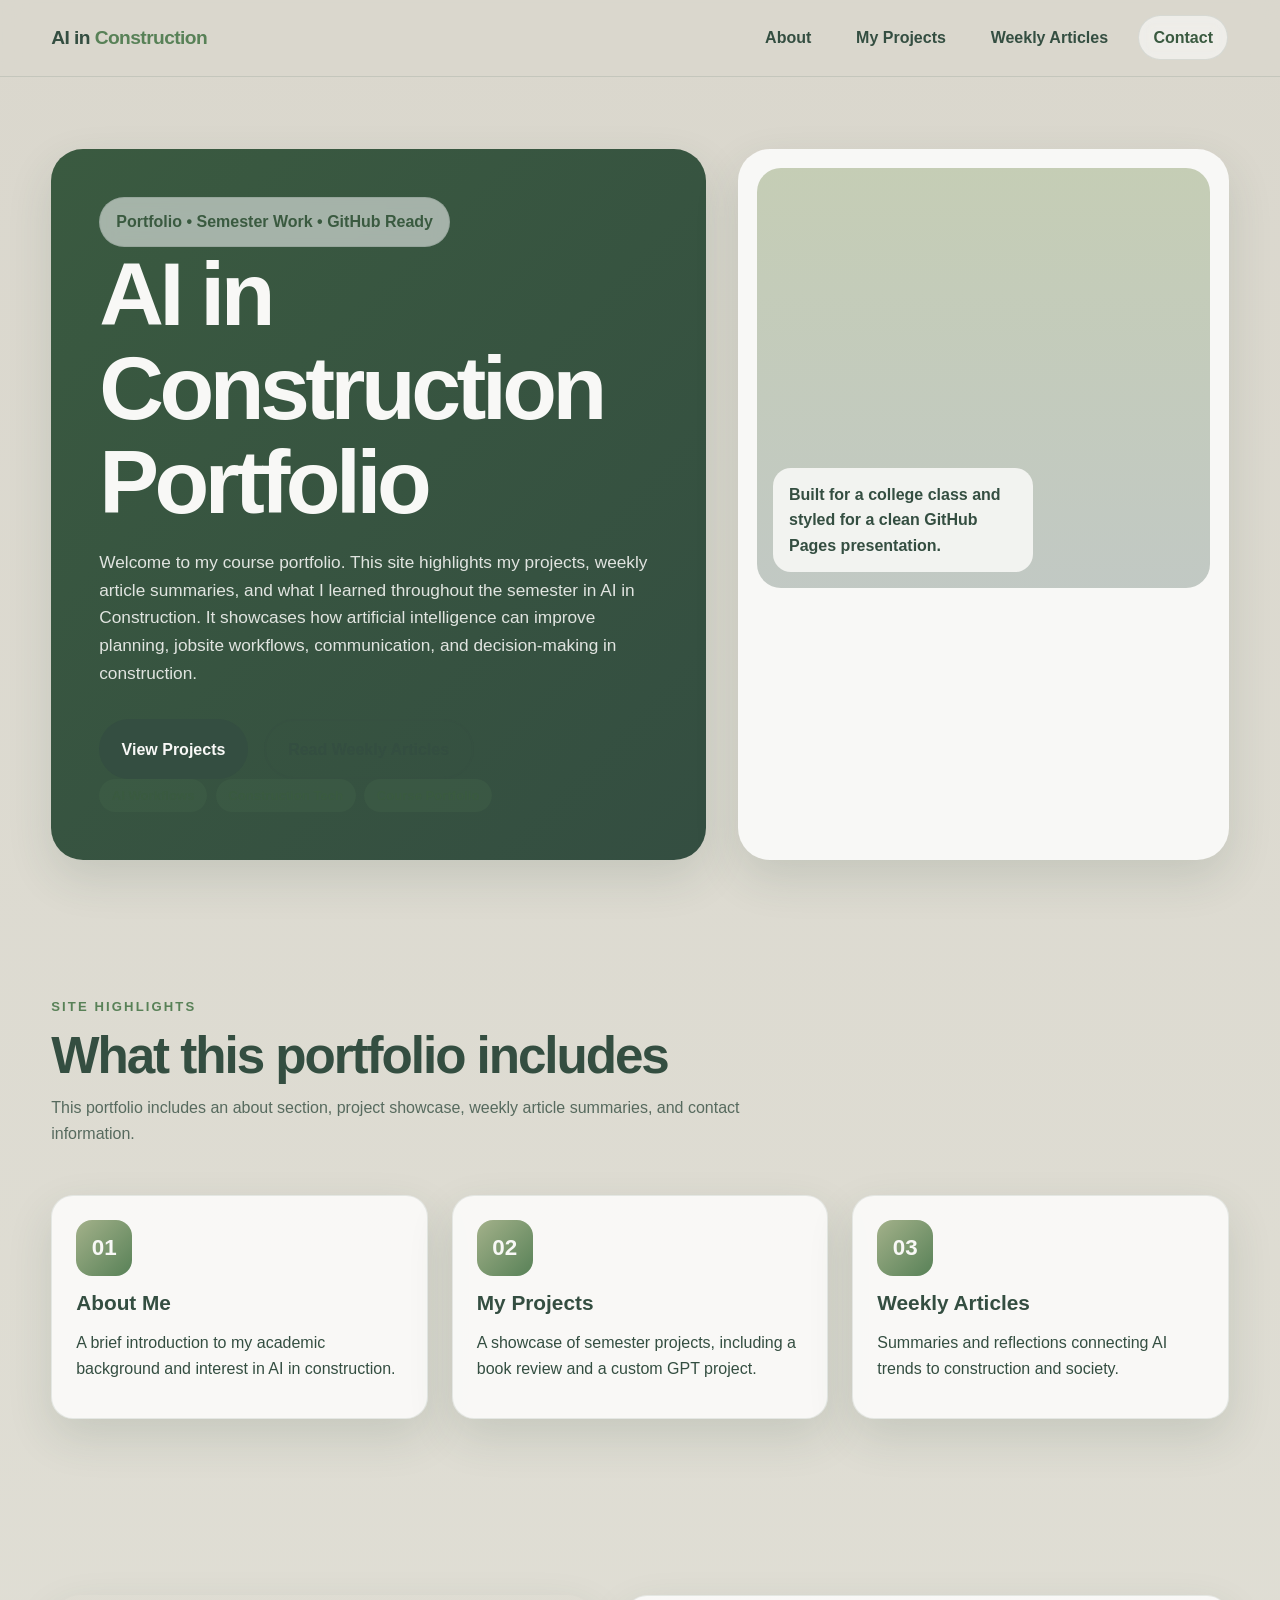
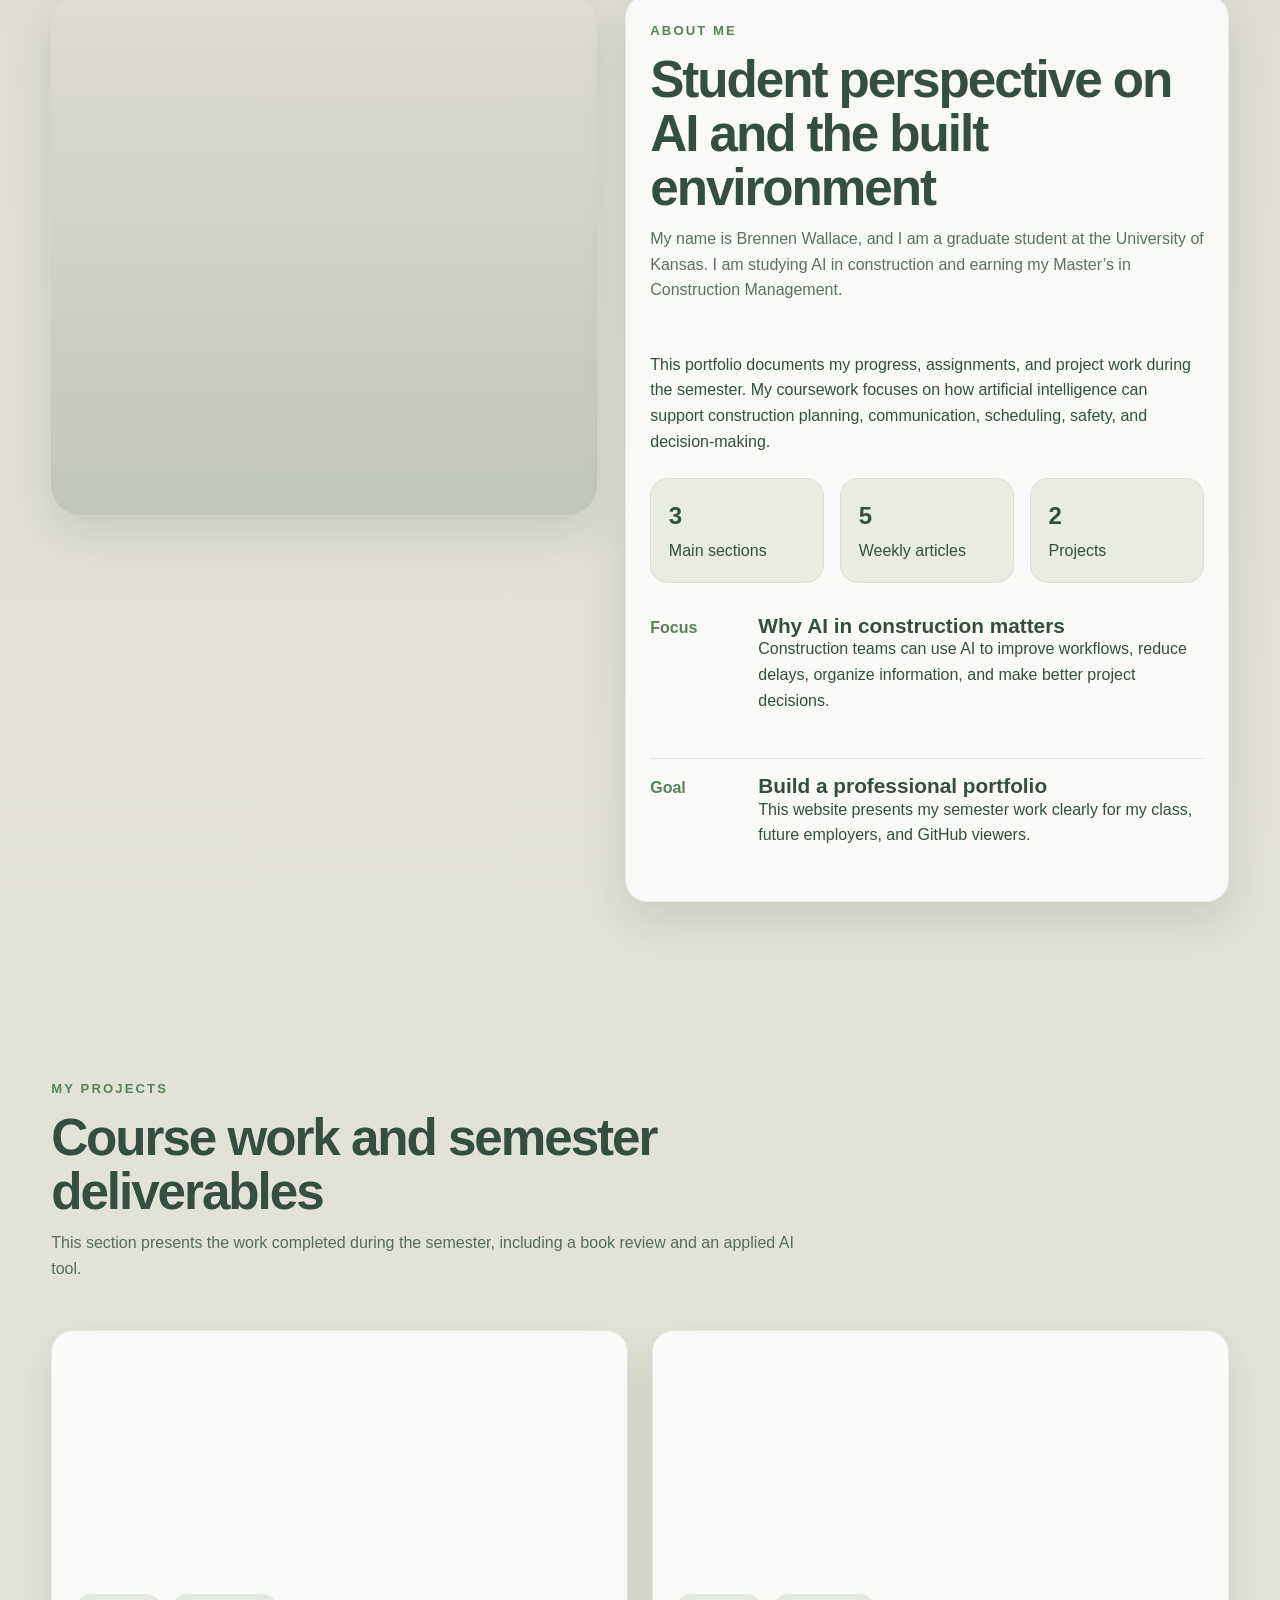
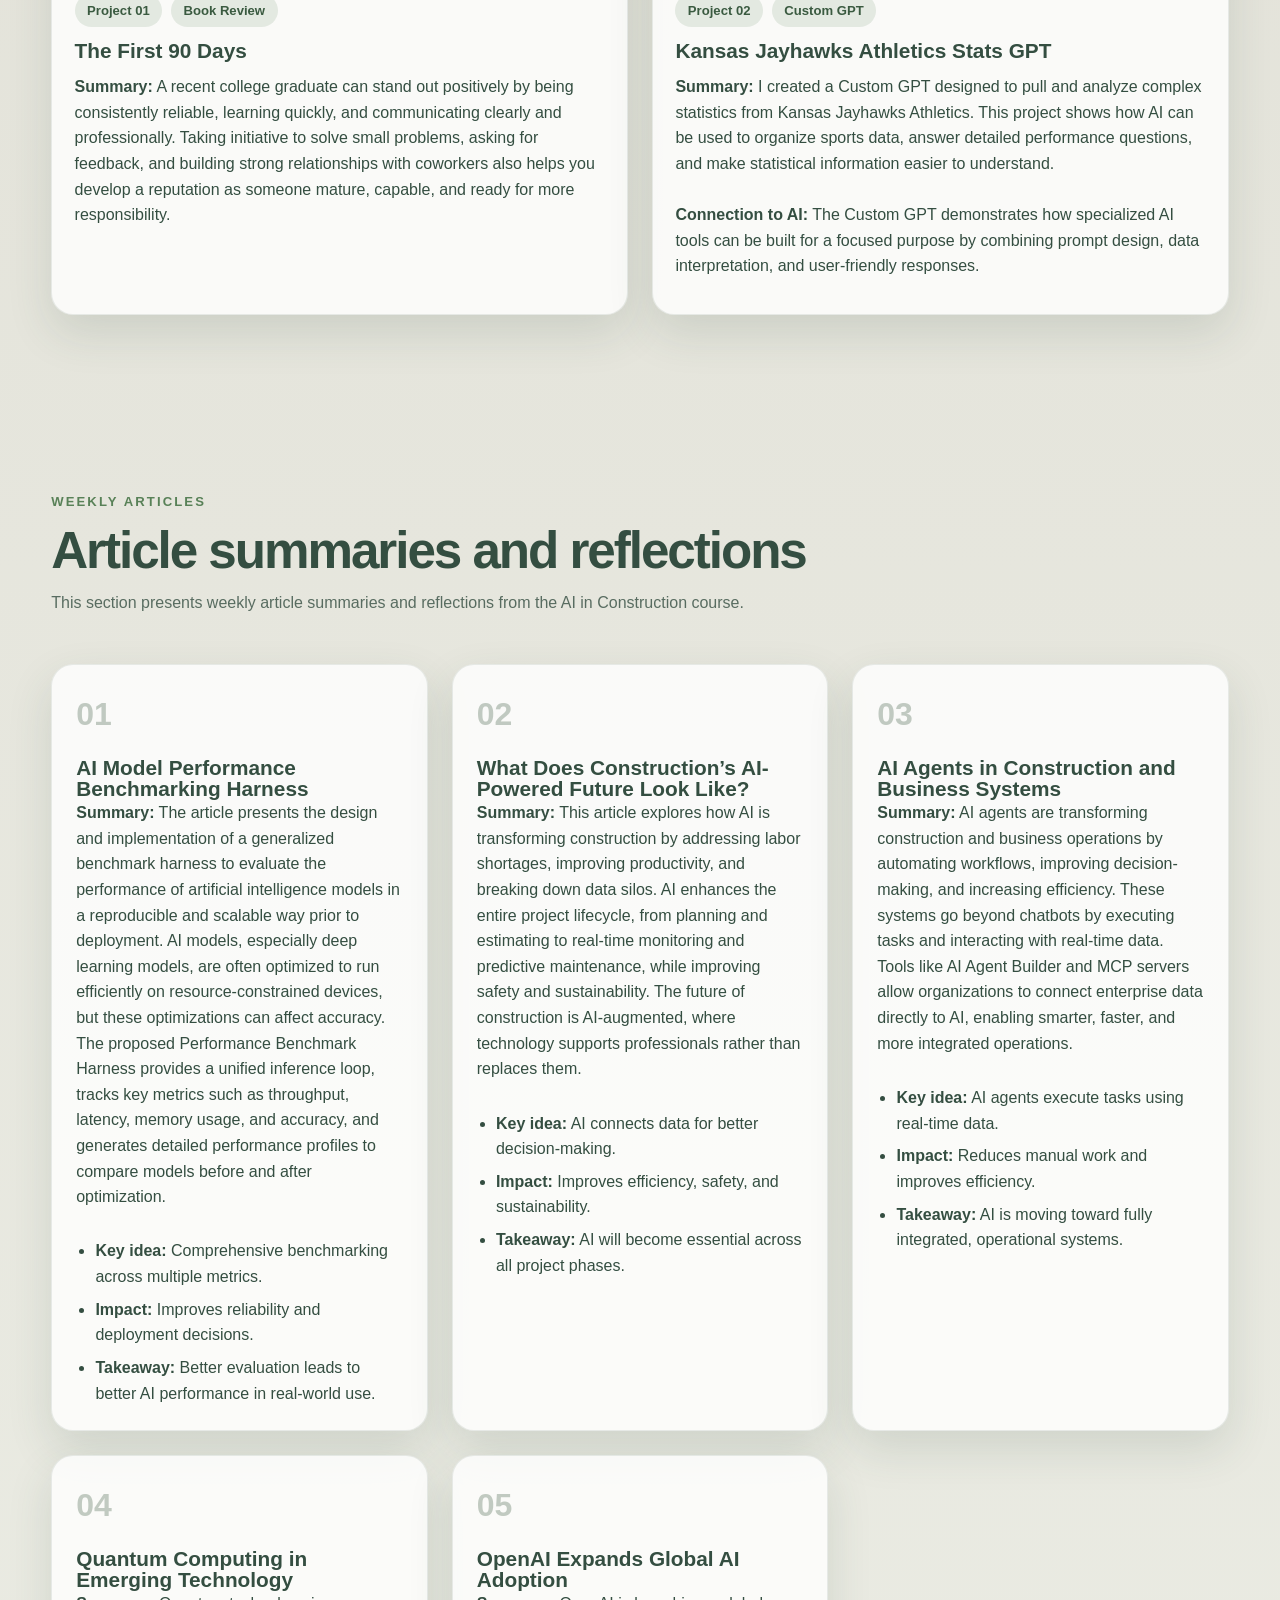
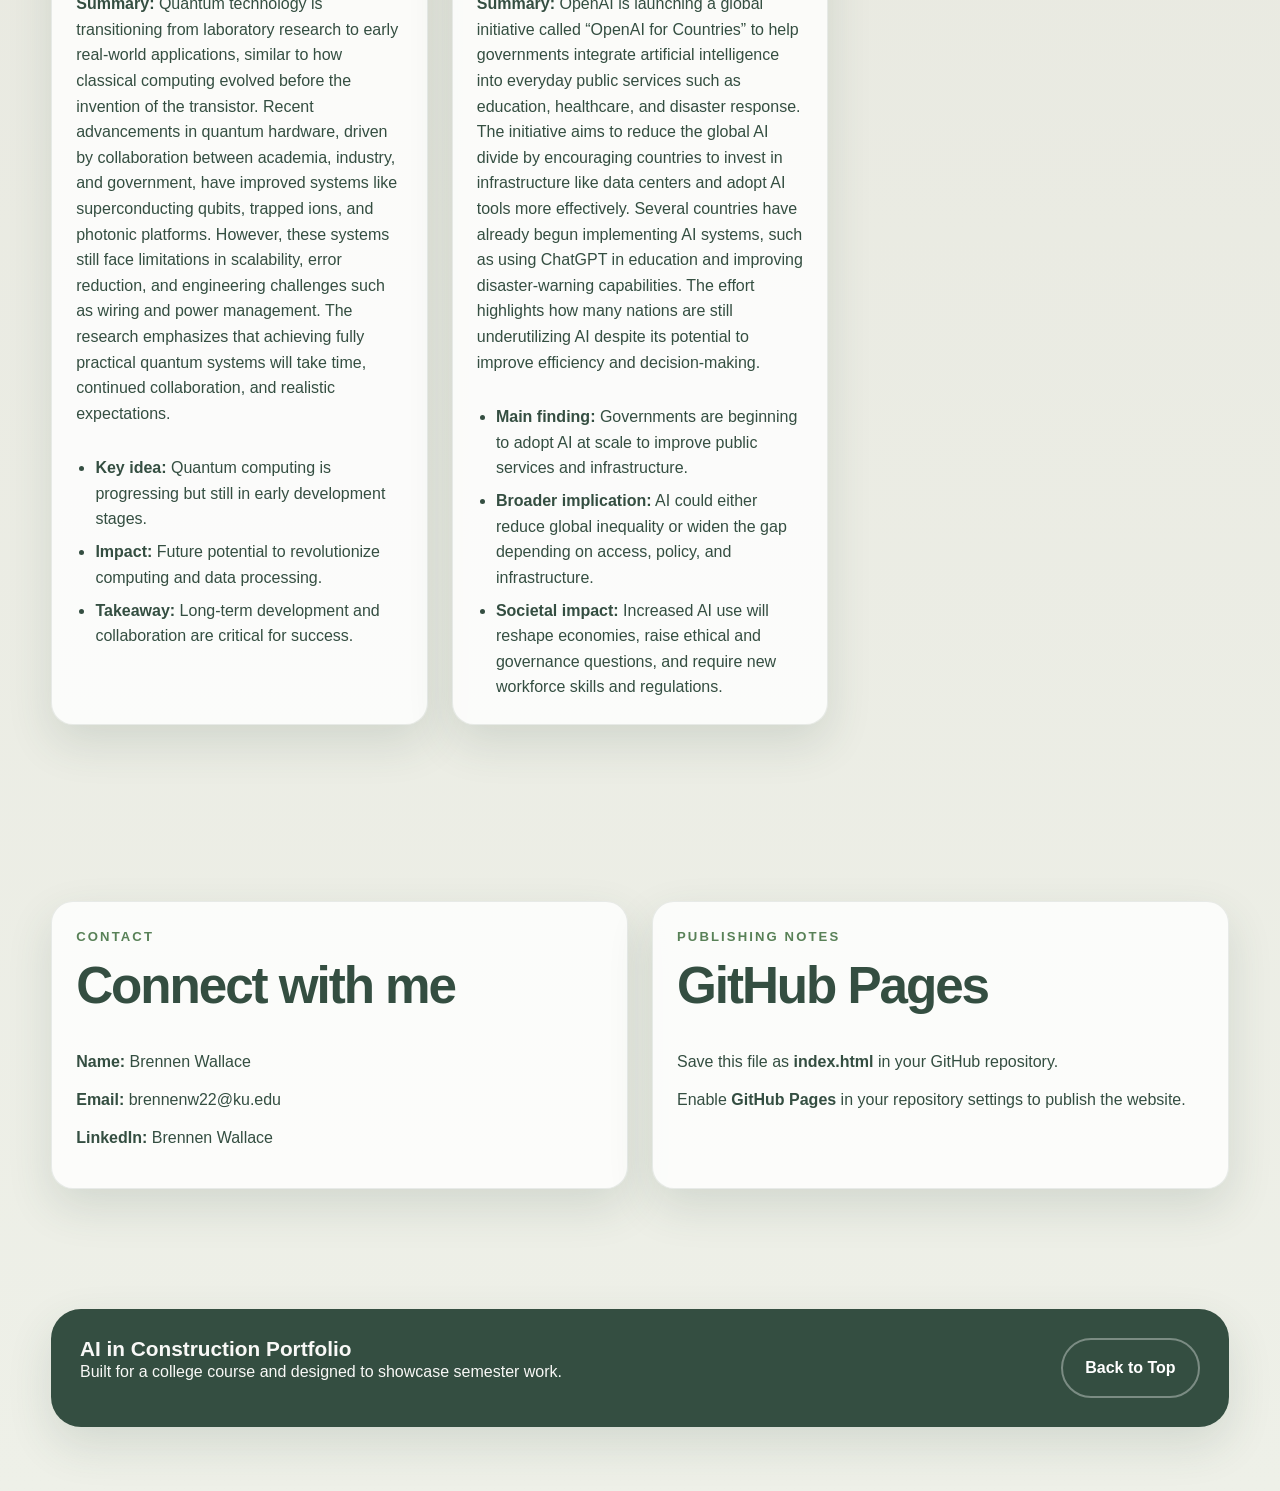
<file: index.html>
<!DOCTYPE html>
<html lang="en">
<head>
  <meta charset="UTF-8" />
  <meta name="viewport" content="width=device-width, initial-scale=1.0" />
  <title>AI in Construction Portfolio</title>
  <style>
    :root {
      --dust-grey: #dad7cd;
      --dry-sage: #a3b18a;
      --fern: #588157;
      --hunter-green: #3a5a40;
      --pine-teal: #344e41;
      --white: #f8f8f6;
      --shadow: 0 18px 45px rgba(52, 78, 65, 0.14);
      --radius: 22px;
      --max-width: 1180px;
    }

    * {
      box-sizing: border-box;
      margin: 0;
      padding: 0;
    }

    html {
      scroll-behavior: smooth;
    }

    body {
      font-family: Arial, Helvetica, sans-serif;
      background: linear-gradient(180deg, var(--dust-grey) 0%, #eef0e8 100%);
      color: var(--pine-teal);
      line-height: 1.6;
    }

    a {
      color: inherit;
      text-decoration: none;
    }

    .container {
      width: min(92%, var(--max-width));
      margin: 0 auto;
    }

    .section {
      padding: 5.5rem 0;
    }

    .section-heading {
      display: flex;
      flex-direction: column;
      gap: 0.75rem;
      margin-bottom: 2.25rem;
      max-width: 760px;
    }

    .eyebrow {
      color: var(--fern);
      text-transform: uppercase;
      letter-spacing: 0.16em;
      font-size: 0.82rem;
      font-weight: 700;
    }

    h1, h2, h3 {
      line-height: 1.05;
    }

    h1 {
      font-size: clamp(2.8rem, 7vw, 5.7rem);
      font-weight: 800;
      letter-spacing: -0.05em;
    }

    h2 {
      font-size: clamp(2rem, 4vw, 3.2rem);
      font-weight: 800;
      letter-spacing: -0.04em;
    }

    h3 {
      font-size: 1.3rem;
      font-weight: 800;
    }

    p {
      font-size: 1rem;
      margin-bottom: 0.8rem;
    }

    .muted {
      color: rgba(52, 78, 65, 0.8);
    }

    .pill {
      display: inline-flex;
      align-items: center;
      gap: 0.5rem;
      padding: 0.7rem 1rem;
      border-radius: 999px;
      background: rgba(255, 255, 255, 0.55);
      border: 1px solid rgba(52, 78, 65, 0.12);
      font-weight: 700;
      color: var(--hunter-green);
      backdrop-filter: blur(8px);
    }

    .btn {
      display: inline-flex;
      align-items: center;
      justify-content: center;
      padding: 0.95rem 1.4rem;
      border-radius: 999px;
      border: none;
      cursor: pointer;
      font-weight: 700;
      transition: transform 0.25s ease, box-shadow 0.25s ease, background 0.25s ease;
    }

    .btn:hover {
      transform: translateY(-2px);
      box-shadow: var(--shadow);
    }

    .btn-primary {
      background: var(--pine-teal);
      color: var(--white);
    }

    .btn-secondary {
      background: transparent;
      color: var(--pine-teal);
      border: 2px solid rgba(52, 78, 65, 0.25);
    }

    .site-header {
      position: sticky;
      top: 0;
      z-index: 20;
      background: rgba(218, 215, 205, 0.82);
      backdrop-filter: blur(14px);
      border-bottom: 1px solid rgba(52, 78, 65, 0.12);
    }

    .nav {
      display: flex;
      align-items: center;
      justify-content: space-between;
      gap: 1rem;
      min-height: 76px;
    }

    .brand {
      font-size: 1.2rem;
      font-weight: 900;
      letter-spacing: -0.03em;
    }

    .brand span {
      color: var(--fern);
    }

    .nav-links {
      display: flex;
      align-items: center;
      gap: 1rem;
      flex-wrap: wrap;
    }

    .nav-links a {
      font-weight: 700;
      padding: 0.55rem 0.9rem;
      border-radius: 999px;
    }

    .nav-links a:hover,
    .nav-links a:focus {
      background: rgba(88, 129, 87, 0.12);
      outline: none;
    }

    .hero {
      padding: 4.5rem 0 3rem;
    }

    .hero-grid {
      display: grid;
      grid-template-columns: 1.2fr 0.9fr;
      gap: 2rem;
      align-items: stretch;
    }

    .hero-copy,
    .hero-card {
      border-radius: 32px;
      overflow: hidden;
      box-shadow: var(--shadow);
    }

    .hero-copy {
      background: linear-gradient(135deg, var(--hunter-green), var(--pine-teal));
      color: var(--white);
      padding: 3rem;
      display: flex;
      flex-direction: column;
      justify-content: space-between;
      min-height: 540px;
    }

    .hero-copy p {
      max-width: 42rem;
      margin-top: 1.25rem;
      color: rgba(248, 248, 246, 0.88);
      font-size: 1.08rem;
    }

    .hero-actions {
      display: flex;
      flex-wrap: wrap;
      gap: 1rem;
      margin-top: 2rem;
    }

    .hero-card {
      background: var(--white);
      padding: 1.2rem;
      display: flex;
      flex-direction: column;
      gap: 1rem;
    }

    .hero-image {
      min-height: 420px;
      background: linear-gradient(180deg, rgba(163, 177, 138, 0.6), rgba(52, 78, 65, 0.28)),
        url('https://images.unsplash.com/photo-1504307651254-35680f356dfd?auto=format&fit=crop&w=1200&q=80') center/cover;
      border-radius: 24px;
      position: relative;
    }

    .hero-note {
      position: absolute;
      left: 1rem;
      bottom: 1rem;
      background: rgba(248, 248, 246, 0.9);
      color: var(--pine-teal);
      padding: 0.85rem 1rem;
      border-radius: 18px;
      font-weight: 700;
      max-width: 260px;
    }

    .benefits-grid,
    .projects-grid,
    .articles-grid,
    .contact-grid {
      display: grid;
      gap: 1.5rem;
    }

    .benefits-grid {
      grid-template-columns: repeat(3, 1fr);
    }

    .projects-grid {
      grid-template-columns: repeat(2, 1fr);
    }

    .articles-grid {
      grid-template-columns: repeat(3, 1fr);
    }

    .card {
      background: rgba(255, 255, 255, 0.8);
      border: 1px solid rgba(52, 78, 65, 0.1);
      border-radius: var(--radius);
      padding: 1.5rem;
      box-shadow: var(--shadow);
    }

    .feature-card {
      min-height: 220px;
      display: flex;
      flex-direction: column;
      gap: 1rem;
    }

    .feature-icon {
      width: 56px;
      height: 56px;
      border-radius: 16px;
      display: grid;
      place-items: center;
      background: linear-gradient(135deg, var(--dry-sage), var(--fern));
      color: var(--white);
      font-size: 1.4rem;
      font-weight: 900;
    }

    .about-grid {
      display: grid;
      grid-template-columns: 0.95fr 1.05fr;
      gap: 1.75rem;
      align-items: start;
    }

    .about-photo {
      min-height: 520px;
      background: linear-gradient(180deg, rgba(218, 215, 205, 0.12), rgba(52, 78, 65, 0.18)),
        url('https://images.unsplash.com/photo-1517048676732-d65bc937f952?auto=format&fit=crop&w=1200&q=80') center/cover;
      border-radius: 30px;
      box-shadow: var(--shadow);
    }

    .stats-grid {
      display: grid;
      grid-template-columns: repeat(3, 1fr);
      gap: 1rem;
      margin-top: 1.5rem;
    }

    .stat-box {
      background: rgba(163, 177, 138, 0.18);
      padding: 1.1rem;
      border-radius: 18px;
      border: 1px solid rgba(52, 78, 65, 0.08);
    }

    .stat-box strong {
      display: block;
      font-size: 1.5rem;
      margin-bottom: 0.2rem;
    }

    .timeline {
      margin-top: 2rem;
      display: grid;
      gap: 1rem;
    }

    .timeline-item {
      display: grid;
      grid-template-columns: 92px 1fr;
      gap: 1rem;
      align-items: start;
      padding: 1rem 0;
      border-top: 1px solid rgba(52, 78, 65, 0.12);
    }

    .timeline-item:first-child {
      border-top: none;
      padding-top: 0;
    }

    .timeline-week {
      font-weight: 800;
      color: var(--fern);
    }

    .project-card {
      padding: 0;
      overflow: hidden;
    }

    .project-image {
      height: 240px;
      background-size: cover;
      background-position: center;
    }

    .project-one {
      background-image: url('https://images.unsplash.com/photo-1541888946425-d81bb19240f5?auto=format&fit=crop&w=1200&q=80');
    }

    .project-two {
      background-image: url('https://images.unsplash.com/photo-1503387762-592deb58ef4e?auto=format&fit=crop&w=1200&q=80');
    }

    .project-content {
      padding: 1.4rem;
      display: flex;
      flex-direction: column;
      gap: 0.8rem;
    }

    .tag-row {
      display: flex;
      flex-wrap: wrap;
      gap: 0.55rem;
    }

    .tag {
      padding: 0.38rem 0.78rem;
      border-radius: 999px;
      font-size: 0.82rem;
      font-weight: 700;
      background: rgba(88, 129, 87, 0.14);
      color: var(--hunter-green);
    }

    .article-card {
      display: flex;
      flex-direction: column;
      gap: 1rem;
      min-height: 320px;
    }

    .article-number {
      font-size: 2rem;
      font-weight: 900;
      color: rgba(58, 90, 64, 0.3);
    }

    .article-card ul {
      padding-left: 1.2rem;
    }

    .article-card li + li {
      margin-top: 0.45rem;
    }

    .contact-grid {
      grid-template-columns: 1fr 1fr;
      align-items: stretch;
    }

    .footer {
      padding: 2rem 0 4rem;
    }

    .footer-card {
      background: var(--pine-teal);
      color: var(--white);
      border-radius: 30px;
      padding: 1.8rem;
      display: flex;
      align-items: center;
      justify-content: space-between;
      gap: 1rem;
      box-shadow: var(--shadow);
      flex-wrap: wrap;
    }

    @media (max-width: 1040px) {
      .hero-grid,
      .about-grid,
      .contact-grid {
        grid-template-columns: 1fr;
      }

      .benefits-grid,
      .projects-grid,
      .articles-grid {
        grid-template-columns: repeat(2, 1fr);
      }
    }

    @media (max-width: 720px) {
      .nav {
        align-items: flex-start;
        flex-direction: column;
        padding: 1rem 0;
      }

      .nav-links {
        width: 100%;
      }

      .hero-copy {
        padding: 2rem;
        min-height: auto;
      }

      .benefits-grid,
      .projects-grid,
      .articles-grid,
      .stats-grid {
        grid-template-columns: 1fr;
      }

      .timeline-item {
        grid-template-columns: 1fr;
      }

      .section {
        padding: 4.3rem 0;
      }
    }
  </style>
</head>
<body>
  <header class="site-header">
    <div class="container nav">
      <a href="#home" class="brand">AI in <span>Construction</span></a>
      <nav class="nav-links" aria-label="Primary navigation">
        <a href="#about">About</a>
        <a href="#projects">My Projects</a>
        <a href="#articles">Weekly Articles</a>
        <a href="#contact" class="pill">Contact</a>
      </nav>
    </div>
  </header>

  <main>
    <section id="home" class="hero">
      <div class="container hero-grid">
        <div class="hero-copy">
          <div>
            <span class="pill">Portfolio • Semester Work • GitHub Ready</span>
            <h1>AI in Construction Portfolio</h1>
            <p>
              Welcome to my course portfolio. This site highlights my projects, weekly article summaries,
              and what I learned throughout the semester in AI in Construction. It showcases how artificial
              intelligence can improve planning, jobsite workflows, communication, and decision-making in construction.
            </p>
            <div class="hero-actions">
              <a class="btn btn-primary" href="#projects">View Projects</a>
              <a class="btn btn-secondary" href="#articles">Read Weekly Articles</a>
            </div>
          </div>

          <div class="tag-row">
            <span class="tag">AI Workflows</span>
            <span class="tag">Construction Tech</span>
            <span class="tag">Course Portfolio</span>
          </div>
        </div>

        <div class="hero-card">
          <div class="hero-image" role="img" aria-label="Construction worker at a jobsite">
            <div class="hero-note">Built for a college class and styled for a clean GitHub Pages presentation.</div>
          </div>
        </div>
      </div>
    </section>

    <section class="section">
      <div class="container">
        <div class="section-heading">
          <span class="eyebrow">Site Highlights</span>
          <h2>What this portfolio includes</h2>
          <p class="muted">
            This portfolio includes an about section, project showcase, weekly article summaries, and contact information.
          </p>
        </div>

        <div class="benefits-grid">
          <article class="card feature-card">
            <div class="feature-icon">01</div>
            <h3>About Me</h3>
            <p>A brief introduction to my academic background and interest in AI in construction.</p>
          </article>

          <article class="card feature-card">
            <div class="feature-icon">02</div>
            <h3>My Projects</h3>
            <p>A showcase of semester projects, including a book review and a custom GPT project.</p>
          </article>

          <article class="card feature-card">
            <div class="feature-icon">03</div>
            <h3>Weekly Articles</h3>
            <p>Summaries and reflections connecting AI trends to construction and society.</p>
          </article>
        </div>
      </div>
    </section>

    <section id="about" class="section">
      <div class="container about-grid">
        <div class="about-photo" role="img" aria-label="Student collaboration and planning"></div>

        <div class="card">
          <div class="section-heading">
            <span class="eyebrow">About Me</span>
            <h2>Student perspective on AI and the built environment</h2>
            <p class="muted">
              My name is Brennen Wallace, and I am a graduate student at the University of Kansas. I am studying AI in construction and earning my Master’s in Construction Management.
            </p>
          </div>

          <p>
            This portfolio documents my progress, assignments, and project work during the semester. My coursework focuses on how artificial intelligence can support construction planning, communication, scheduling, safety, and decision-making.
          </p>

          <div class="stats-grid">
            <div class="stat-box">
              <strong>3</strong>
              Main sections
            </div>
            <div class="stat-box">
              <strong>5</strong>
              Weekly articles
            </div>
            <div class="stat-box">
              <strong>2</strong>
              Projects
            </div>
          </div>

          <div class="timeline">
            <div class="timeline-item">
              <div class="timeline-week">Focus</div>
              <div>
                <h3>Why AI in construction matters</h3>
                <p>Construction teams can use AI to improve workflows, reduce delays, organize information, and make better project decisions.</p>
              </div>
            </div>
            <div class="timeline-item">
              <div class="timeline-week">Goal</div>
              <div>
                <h3>Build a professional portfolio</h3>
                <p>This website presents my semester work clearly for my class, future employers, and GitHub viewers.</p>
              </div>
            </div>
          </div>
        </div>
      </div>
    </section>

    <section id="projects" class="section">
      <div class="container">
        <div class="section-heading">
          <span class="eyebrow">My Projects</span>
          <h2>Course work and semester deliverables</h2>
          <p class="muted">
            This section presents the work completed during the semester, including a book review and an applied AI tool.
          </p>
        </div>

        <div class="projects-grid">
          <article class="card project-card">
            <div class="project-image project-one"></div>
            <div class="project-content">
              <div class="tag-row">
                <span class="tag">Project 01</span>
                <span class="tag">Book Review</span>
              </div>
              <h3>The First 90 Days</h3>
              <p><strong>Summary:</strong> A recent college graduate can stand out positively by being consistently reliable, learning quickly, and communicating clearly and professionally. Taking initiative to solve small problems, asking for feedback, and building strong relationships with coworkers also helps you develop a reputation as someone mature, capable, and ready for more responsibility.</p>
            </div>
          </article>

          <article class="card project-card">
            <div class="project-image project-two"></div>
            <div class="project-content">
              <div class="tag-row">
                <span class="tag">Project 02</span>
                <span class="tag">Custom GPT</span>
              </div>
              <h3>Kansas Jayhawks Athletics Stats GPT</h3>
              <p><strong>Summary:</strong> I created a Custom GPT designed to pull and analyze complex statistics from Kansas Jayhawks Athletics. This project shows how AI can be used to organize sports data, answer detailed performance questions, and make statistical information easier to understand.</p>
              <p><strong>Connection to AI:</strong> The Custom GPT demonstrates how specialized AI tools can be built for a focused purpose by combining prompt design, data interpretation, and user-friendly responses.</p>
            </div>
          </article>
        </div>
      </div>
    </section>

    <section id="articles" class="section">
      <div class="container">
        <div class="section-heading">
          <span class="eyebrow">Weekly Articles</span>
          <h2>Article summaries and reflections</h2>
          <p class="muted">
            This section presents weekly article summaries and reflections from the AI in Construction course.
          </p>
        </div>

        <div class="articles-grid">
          <article class="card article-card">
            <div class="article-number">01</div>
            <div>
              <h3>AI Model Performance Benchmarking Harness</h3>
              <p><strong>Summary:</strong> The article presents the design and implementation of a generalized benchmark harness to evaluate the performance of artificial intelligence models in a reproducible and scalable way prior to deployment. AI models, especially deep learning models, are often optimized to run efficiently on resource-constrained devices, but these optimizations can affect accuracy. The proposed Performance Benchmark Harness provides a unified inference loop, tracks key metrics such as throughput, latency, memory usage, and accuracy, and generates detailed performance profiles to compare models before and after optimization.</p>
            </div>
            <ul>
              <li><strong>Key idea:</strong> Comprehensive benchmarking across multiple metrics.</li>
              <li><strong>Impact:</strong> Improves reliability and deployment decisions.</li>
              <li><strong>Takeaway:</strong> Better evaluation leads to better AI performance in real-world use.</li>
            </ul>
          </article>

          <article class="card article-card">
            <div class="article-number">02</div>
            <div>
              <h3>What Does Construction’s AI-Powered Future Look Like?</h3>
              <p><strong>Summary:</strong> This article explores how AI is transforming construction by addressing labor shortages, improving productivity, and breaking down data silos. AI enhances the entire project lifecycle, from planning and estimating to real-time monitoring and predictive maintenance, while improving safety and sustainability. The future of construction is AI-augmented, where technology supports professionals rather than replaces them.</p>
            </div>
            <ul>
              <li><strong>Key idea:</strong> AI connects data for better decision-making.</li>
              <li><strong>Impact:</strong> Improves efficiency, safety, and sustainability.</li>
              <li><strong>Takeaway:</strong> AI will become essential across all project phases.</li>
            </ul>
          </article>

          <article class="card article-card">
            <div class="article-number">03</div>
            <div>
              <h3>AI Agents in Construction and Business Systems</h3>
              <p><strong>Summary:</strong> AI agents are transforming construction and business operations by automating workflows, improving decision-making, and increasing efficiency. These systems go beyond chatbots by executing tasks and interacting with real-time data. Tools like AI Agent Builder and MCP servers allow organizations to connect enterprise data directly to AI, enabling smarter, faster, and more integrated operations.</p>
            </div>
            <ul>
              <li><strong>Key idea:</strong> AI agents execute tasks using real-time data.</li>
              <li><strong>Impact:</strong> Reduces manual work and improves efficiency.</li>
              <li><strong>Takeaway:</strong> AI is moving toward fully integrated, operational systems.</li>
            </ul>
          </article>

          <article class="card article-card">
            <div class="article-number">04</div>
            <div>
              <h3>Quantum Computing in Emerging Technology</h3>
              <p><strong>Summary:</strong> Quantum technology is transitioning from laboratory research to early real-world applications, similar to how classical computing evolved before the invention of the transistor. Recent advancements in quantum hardware, driven by collaboration between academia, industry, and government, have improved systems like superconducting qubits, trapped ions, and photonic platforms. However, these systems still face limitations in scalability, error reduction, and engineering challenges such as wiring and power management. The research emphasizes that achieving fully practical quantum systems will take time, continued collaboration, and realistic expectations.</p>
            </div>
            <ul>
              <li><strong>Key idea:</strong> Quantum computing is progressing but still in early development stages.</li>
              <li><strong>Impact:</strong> Future potential to revolutionize computing and data processing.</li>
              <li><strong>Takeaway:</strong> Long-term development and collaboration are critical for success.</li>
            </ul>
          </article>

          <article class="card article-card">
            <div class="article-number">05</div>
            <div>
              <h3>OpenAI Expands Global AI Adoption</h3>
              <p><strong>Summary:</strong> OpenAI is launching a global initiative called “OpenAI for Countries” to help governments integrate artificial intelligence into everyday public services such as education, healthcare, and disaster response. The initiative aims to reduce the global AI divide by encouraging countries to invest in infrastructure like data centers and adopt AI tools more effectively. Several countries have already begun implementing AI systems, such as using ChatGPT in education and improving disaster-warning capabilities. The effort highlights how many nations are still underutilizing AI despite its potential to improve efficiency and decision-making.</p>
            </div>
            <ul>
              <li><strong>Main finding:</strong> Governments are beginning to adopt AI at scale to improve public services and infrastructure.</li>
              <li><strong>Broader implication:</strong> AI could either reduce global inequality or widen the gap depending on access, policy, and infrastructure.</li>
              <li><strong>Societal impact:</strong> Increased AI use will reshape economies, raise ethical and governance questions, and require new workforce skills and regulations.</li>
            </ul>
          </article>
        </div>
      </div>
    </section>

    <section id="contact" class="section">
      <div class="container contact-grid">
        <article class="card contact-card">
          <div class="section-heading">
            <span class="eyebrow">Contact</span>
            <h2>Connect with me</h2>
          </div>
          <p><strong>Name:</strong> Brennen Wallace</p>
          <p><strong>Email:</strong> brennenw22@ku.edu</p>
          <p><strong>LinkedIn:</strong> Brennen Wallace</p>
        </article>

        <article class="card contact-card">
          <div class="section-heading">
            <span class="eyebrow">Publishing Notes</span>
            <h2>GitHub Pages</h2>
          </div>
          <p>Save this file as <strong>index.html</strong> in your GitHub repository.</p>
          <p>Enable <strong>GitHub Pages</strong> in your repository settings to publish the website.</p>
        </article>
      </div>
    </section>
  </main>

  <footer class="footer">
    <div class="container">
      <div class="footer-card">
        <div>
          <h3>AI in Construction Portfolio</h3>
          <p>Built for a college course and designed to showcase semester work.</p>
        </div>
        <a href="#home" class="btn btn-secondary" style="color: white; border-color: rgba(255,255,255,0.35);">Back to Top</a>
      </div>
    </div>
  </footer>
</body>
</html>
</file>
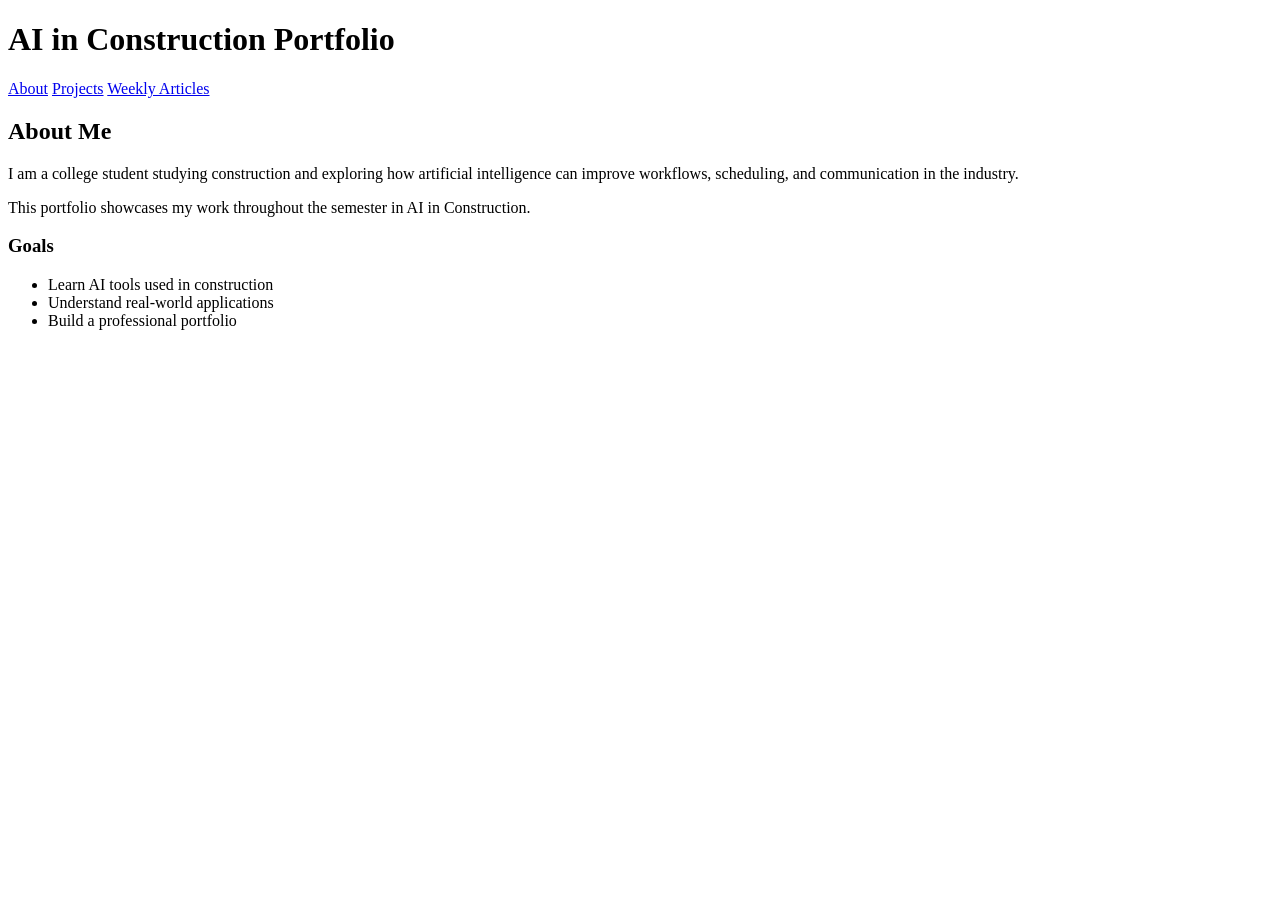
<file: about me.html>
<!DOCTYPE html>
<html lang="en">
<head>
  <title>About Me</title>
  <link rel="stylesheet" href="style.css">
</head>
<body>

<header>
  <h1>AI in Construction Portfolio</h1>
  <nav>
    <a href="about.html">About</a>
    <a href="projects.html">Projects</a>
    <a href="articles.html">Weekly Articles</a>
  </nav>
</header>

<section>
  <h2>About Me</h2>

  <div class="card">
    <p>
      I am a college student studying construction and exploring how artificial intelligence
      can improve workflows, scheduling, and communication in the industry.
    </p>

    <p>
      This portfolio showcases my work throughout the semester in AI in Construction.
    </p>
  </div>

  <div class="card">
    <h3>Goals</h3>
    <ul>
      <li>Learn AI tools used in construction</li>
      <li>Understand real-world applications</li>
      <li>Build a professional portfolio</li>
    </ul>
  </div>
</section>

</body>
</html>
</file>
<file: style.css>
/* CSS HEX */
--dust-grey: #dad7cdff;
--dry-sage: #a3b18aff;
--fern: #588157ff;
--hunter-green: #3a5a40ff;
--pine-teal: #344e41ff;

/* CSS HSL */
--dust-grey: hsla(46, 15%, 83%, 1);
--dry-sage: hsla(82, 20%, 62%, 1);
--fern: hsla(119, 19%, 42%, 1);
--hunter-green: hsla(131, 22%, 29%, 1);
--pine-teal: hsla(150, 20%, 25%, 1);

/* SCSS HEX */
$dust-grey: #dad7cdff;
$dry-sage: #a3b18aff;
$fern: #588157ff;
$hunter-green: #3a5a40ff;
$pine-teal: #344e41ff;

/* SCSS HSL */
$dust-grey: hsla(46, 15%, 83%, 1);
$dry-sage: hsla(82, 20%, 62%, 1);
$fern: hsla(119, 19%, 42%, 1);
$hunter-green: hsla(131, 22%, 29%, 1);
$pine-teal: hsla(150, 20%, 25%, 1);

/* SCSS RGB */
$dust-grey: rgba(218, 215, 205, 1);
$dry-sage: rgba(163, 177, 138, 1);
$fern: rgba(88, 129, 87, 1);
$hunter-green: rgba(58, 90, 64, 1);
$pine-teal: rgba(52, 78, 65, 1);

/* SCSS Gradient */
$gradient-top: linear-gradient(0deg, #dad7cdff, #a3b18aff, #588157ff, #3a5a40ff, #344e41ff);
$gradient-right: linear-gradient(90deg, #dad7cdff, #a3b18aff, #588157ff, #3a5a40ff, #344e41ff);
$gradient-bottom: linear-gradient(180deg, #dad7cdff, #a3b18aff, #588157ff, #3a5a40ff, #344e41ff);
$gradient-left: linear-gradient(270deg, #dad7cdff, #a3b18aff, #588157ff, #3a5a40ff, #344e41ff);
$gradient-top-right: linear-gradient(45deg, #dad7cdff, #a3b18aff, #588157ff, #3a5a40ff, #344e41ff);
$gradient-bottom-right: linear-gradient(135deg, #dad7cdff, #a3b18aff, #588157ff, #3a5a40ff, #344e41ff);
$gradient-top-left: linear-gradient(225deg, #dad7cdff, #a3b18aff, #588157ff, #3a5a40ff, #344e41ff);
$gradient-bottom-left: linear-gradient(315deg, #dad7cdff, #a3b18aff, #588157ff, #3a5a40ff, #344e41ff);
$gradient-radial: radial-gradient(#dad7cdff, #a3b18aff, #588157ff, #3a5a40ff, #344e41ff);
</file>
